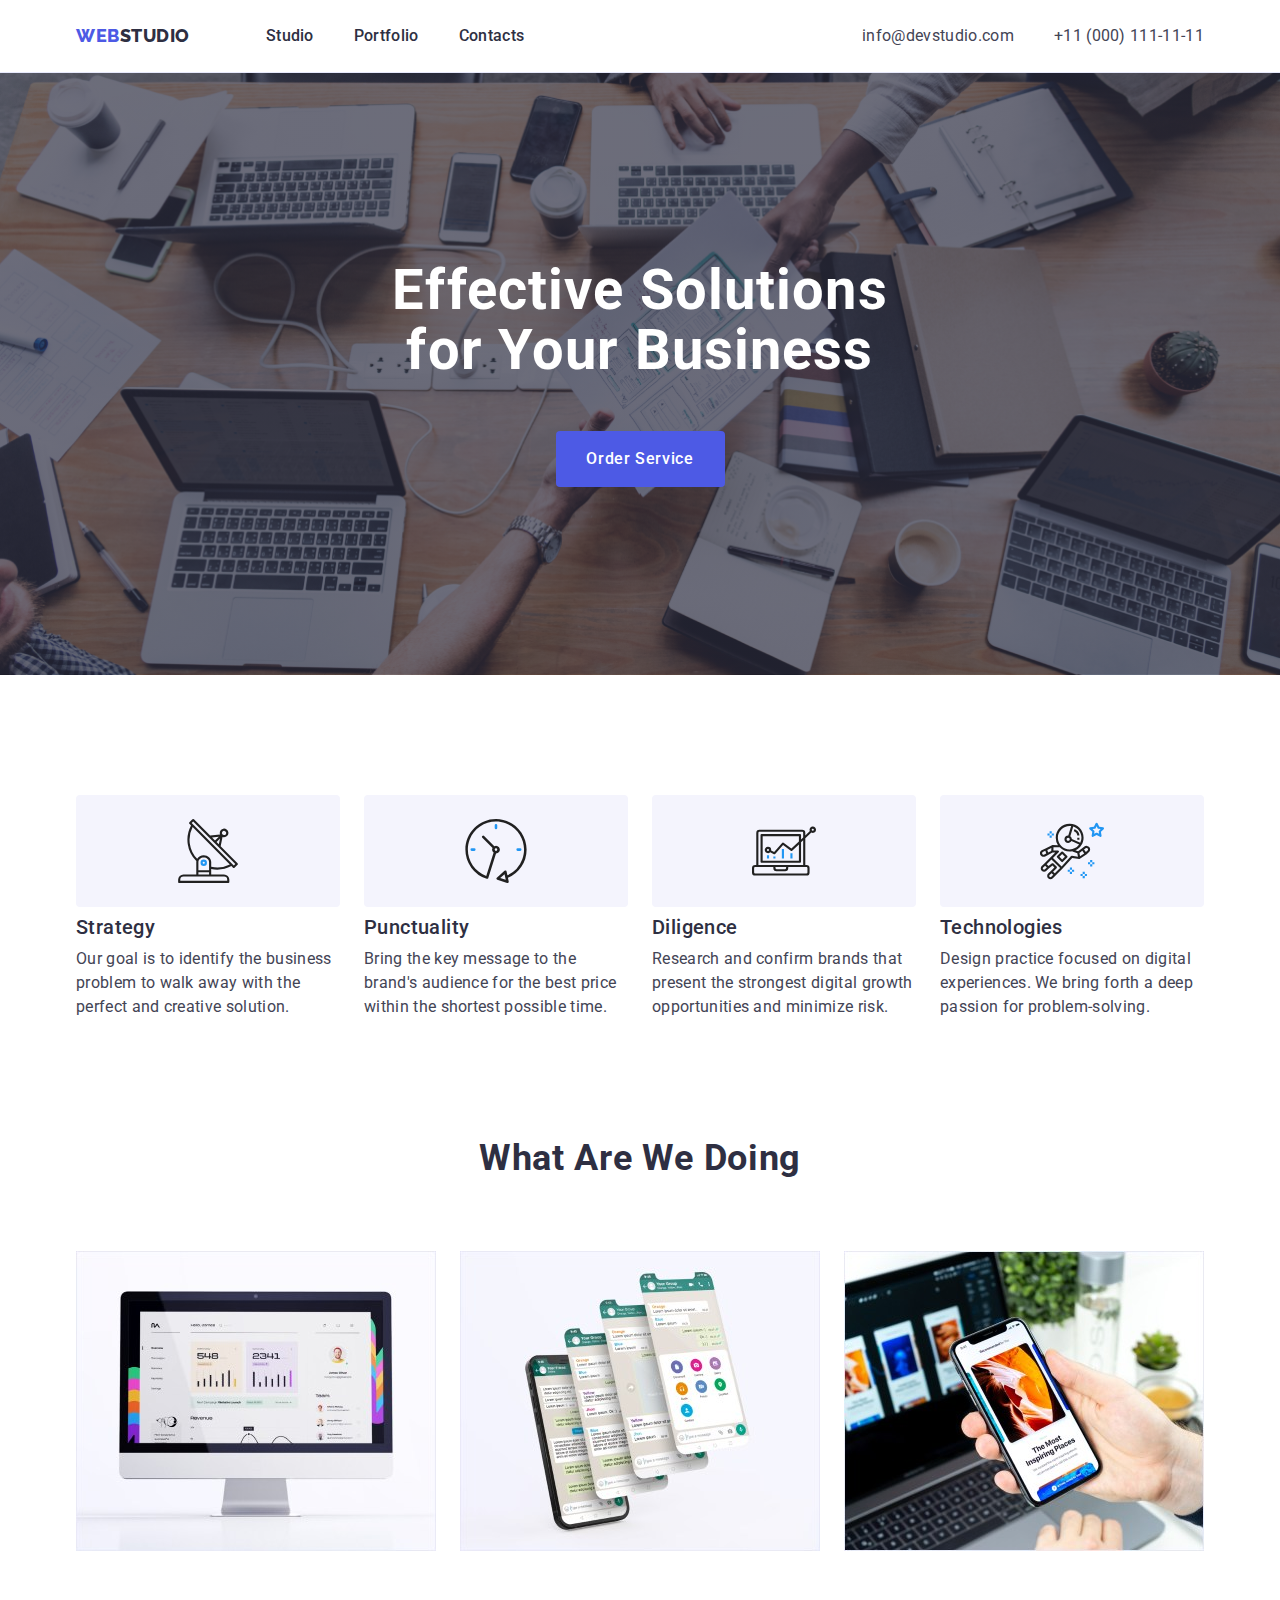
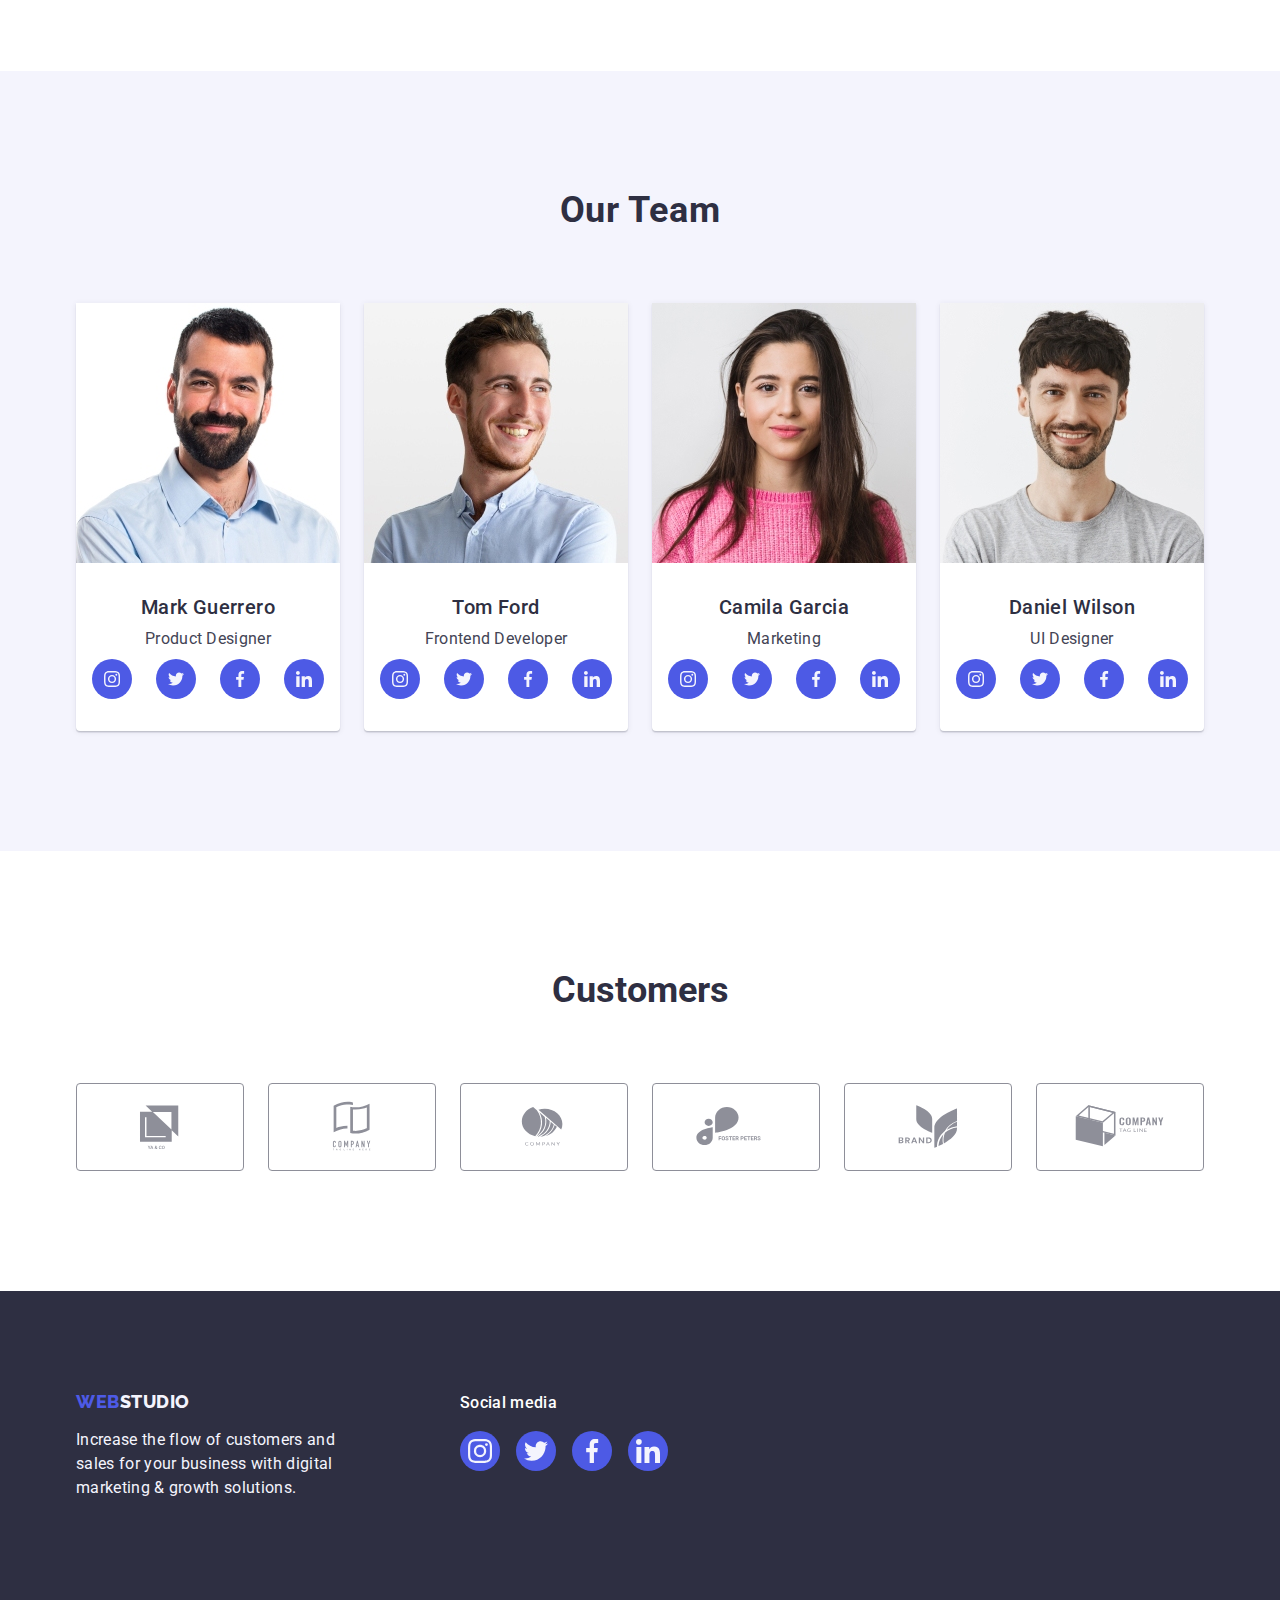
<file: index.html>
<!DOCTYPE html>
<html lang="en">
<head>
    <meta charset="UTF-8">
    <meta http-equiv="X-UA-Compatible" content="IE=edge">
    <meta name="viewport" content="width=device-width, initial-scale=1.0">
    <title>Webstudio</title>
<link rel="preconnect" href="https://fonts.googleapis.com">
<link rel="preconnect" href="https://fonts.gstatic.com" crossorigin>
<link href="https://fonts.googleapis.com/css2?family=Raleway:wght@800&family=Roboto:wght@400;500;700;900&display=swap"
    rel="stylesheet">
<link rel="stylesheet" href="https://cdnjs.cloudflare.com/ajax/libs/modern-normalize/2.0.0/modern-normalize.min.css">
<link rel="stylesheet" href="./css/style.css">
</head>
<body>
<header class="header">
    <div class="container header-container">
    <nav class="page-nav">
        <a class="primary-logotype link" href="./index.html">Web<span class="secondary-logotype">Studio</span></a>
        <ul class="menu list">
            <li class="link"><a class="link header-menu-link" href="./index.html">Studio</a></li>
            <li class="link"><a class="link header-menu-link" href="./portfolio.html">Portfolio</a></li>
            <li class="link"><a class="link header-menu-link" href="">Contacts</a></li>
        </ul>
    </nav>
    <address class="contact-header">
        <ul class="address list">
            <li class="list"><a class="link mail-link" href="mailto:info@devstudio.com">info@devstudio.com</a></li>
            <li class="list"><a class="link mail-link" href="tel:+110001111111">+11 (000) 111-11-11</a></li>
        </ul>
    </address>
    </div>
</header>
<main>
<section class="hero">
<div class="container hero-container">
<h1 class="banner">Effective Solutions <br> for Your Business</h1>
<button type="button" class="button-main">Order Service</button>
</div>
</section>
<section class="hidden-advantages">
    <div class="container">
<h2 class="visually-hidden">Our advantages</h2>
<ul class="list container-advantages">
<li class="first-element-advantages">
    <div class="picture"> <svg width="64" height="64">
            <use href="./images/icons.svg#icon-antenna-1"></use>
        </svg></div>
<h3 class="advantage">Strategy</h3>
<p class="advantage-item">
Our goal is to identify the business problem
to walk away with the perfect and creative solution.
</p>
</li>
<li class="first-element-advantages">
    <div class="picture"> <svg width="64" height="64">
            <use href="./images/icons.svg#icon-clock-1"></use>
        </svg></div>
<h3 class="advantage">Punctuality</h3>
<p class="advantage-item">
Bring the key message to the brand's audience for the best price 
within the shortest possible time.
</p>
</li>
<li class="first-element-advantages">
    <div class="picture"> <svg width="64" height="64">
            <use href="./images/icons.svg#icon-diagram-1"></use>
        </svg></div>
<h3 class="advantage">Diligence</h3>
<p class="advantage-item">
Research and confirm brands that present
the strongest digital growth opportunities and minimize risk.
</p>
</li>
<li class="first-element-advantages">
    <div class="picture"> <svg width="64" height="64">
            <use href="./images/icons.svg#icon-astronaut-1"></use>
        </svg></div>
<h3 class="advantage">Technologies</h3>
<p class="advantage-item">
Design practice focused on digital experiences.
We bring forth a deep passion for problem-solving.
</p>
</li>
</ul>
</div>
</section>
<section class="work">
<div class="container container-work">
<h2 class="work-title">What are we doing</h2>
<ul class="list doing">
<li class="doing-item">
<img src="./images/we_are_doing/computer.jpg" 
alt="computer`monitor" 
width="360"
height="300">
</li>
<li class="doing-item">
<img src="./images/we_are_doing/apps.jpg" 
alt="different design types of apps in phone" 
width="360"
height="300">
</li>
<li class="doing-item">
<img src="./images/we_are_doing/phone.jpg" 
alt="phone in hand with apps design" 
width="360"
height="300">
</li>
</ul>
</div>
</section>
<section class="team">
    <div class="our-team-container container">
<h2 class="team-list">Our Team</h2>
<ul class="list employee-cards">
<li class="team-card">
<img src="./images/team/guerrero.jpg" alt="Mark Guerrero photo" 
width="264">
<div class="team-information">
<h3 class="team-item">Mark Guerrero</h3>
<p class="team-position">Product Designer</p>
    <ul class="social-list">
        <li class="list"> <a class="social-link" href="#">
                <svg class="social-icon" width="16" height="16">
                    <use href="./images/icons.svg#icon-instagram-2"></use>
                </svg></a></li>
        <li class="list"> <a class="social-link" href="#">
                <svg class="social-icon" width="16" height="16">
                    <use href="./images/icons.svg#icon-twitter-1"></use>
                </svg></a></li>
        <li class="list"> <a class="social-link" href="#">
                <svg class="social-icon" width="16" height="16">
                    <use href="./images/icons.svg#icon-facebook-1"></use>
                </svg></a></li>
        <li class="list"> <a class="social-link" href="#">
                <svg class="social-icon" width="16" height="16">
                    <use href="./images/icons.svg#icon-linkedin-1"></use>
                </svg></a></li>
    </ul>
</div>
</li>
<li class="team-card">
<img src="./images/team/ford.jpg" alt="Tom Ford photo" 
width="264">
<div class="team-information">
<h3 class="team-item">Tom Ford</h3>
<p class="team-position">Frontend Developer</p>
    <ul class="social-list">
        <li class="list"> <a class="social-link" href="#">
                <svg class="social-icon" width="16" height="16">
                    <use href="./images/icons.svg#icon-instagram-2"></use>
                </svg></a></li>
        <li class="list"> <a class="social-link" href="#">
                <svg class="social-icon" width="16" height="16">
                    <use href="./images/icons.svg#icon-twitter-1"></use>
                </svg></a></li>
        <li class="list"> <a class="social-link" href="#">
                <svg class="social-icon" width="16" height="16">
                    <use href="./images/icons.svg#icon-facebook-1"></use>
                </svg></a></li>
        <li class="list"> <a class="social-link" href="#">
                <svg class="social-icon" width="16" height="16">
                    <use href="./images/icons.svg#icon-linkedin-1"></use>
                </svg></a></li>
    </ul>
</div>
</li>
<li class="team-card">
<img src="./images/team/garsia.jpg" alt="Camila Garcia photo" 
width="264">
<div class="team-information">
<h3 class="team-item">Camila Garcia</h3>
<p class="team-position">Marketing</p>
    <ul class="social-list">
        <li class="list"> <a class="social-link" href="#">
                <svg class="social-icon" width="16" height="16">
                    <use href="./images/icons.svg#icon-instagram-2"></use>
                </svg></a></li>
        <li class="list"> <a class="social-link" href="#">
                <svg class="social-icon" width="16" height="16">
                    <use href="./images/icons.svg#icon-twitter-1"></use>
                </svg></a></li>
        <li class="list"> <a class="social-link" href="#">
                <svg class="social-icon" width="16" height="16">
                    <use href="./images/icons.svg#icon-facebook-1"></use>
                </svg></a></li>
        <li class="list"> <a class="social-link" href="#">
                <svg class="social-icon" width="16" height="16">
                    <use href="./images/icons.svg#icon-linkedin-1"></use>
                </svg></a></li>
    </ul>
</div>
</li>
<li class="team-card">
<img src="./images/team/wilson.jpg" alt="Daniel Wilson photo" 
width="264">
<div class="team-information">
<h3 class="team-item">Daniel Wilson</h3>
<p class="team-position">UI Designer</p>
    <ul class="social-list">
        <li class="list"> <a class="social-link" href="#">
                <svg class="social-icon" width="16" height="16">
                    <use href="./images/icons.svg#icon-instagram-2"></use>
                </svg></a></li>
        <li class="list"> <a class="social-link" href="#">
                <svg class="social-icon" width="16" height="16">
                    <use href="./images/icons.svg#icon-twitter-1"></use>
                </svg></a></li>
        <li class="list"> <a class="social-link" href="#">
                <svg class="social-icon" width="16" height="16">
                    <use href="./images/icons.svg#icon-facebook-1"></use>
                </svg></a></li>
        <li class="list"> <a class="social-link" href="#">
                <svg class="social-icon" width="16" height="16">
                    <use href="./images/icons.svg#icon-linkedin-1"></use>
                </svg></a></li>
    </ul>
</div>
</li>  
</ul>
</div>
</section>
<section class="customers">
    <div class="container">
        <h2 class="customers-menu">Customers</h2>
        <ul class="list customers-list">
            <li class="customer-item"> <a class="customer-link" href="#"> <svg class="customer-icon" width="104"
                        height="56">
                        <use href="./images/icons.svg#icon-yaico"></use>
                    </svg></a></li>
            <li class="customer-item"> <a href="#" class="customer-link"> <svg class="customer-icon" width="104"
                        height="56">
                        <use href="./images/icons.svg#icon-company"></use>
                    </svg></a></li>
            <li class="customer-item"> <a href="#" class="customer-link"> <svg class="customer-icon" width="104"
                        height="56">
                        <use href="./images/icons.svg#icon-company2"></use>
                    </svg></a></li>
            <li class="customer-item"> <a href="#" class="customer-link"> <svg class="customer-icon" width="104"
                        height="56">
                        <use href="./images/icons.svg#icon-foster-peters"></use>
                    </svg></a></li>
            <li class="customer-item"> <a href="#" class="customer-link"> <svg class="customer-icon" width="104"
                        height="56">
                        <use href="./images/icons.svg#icon-brand"></use>
                    </svg></a></li>
            <li class="customer-item"> <a href="#" class="customer-link"> <svg class="customer-icon" width="104"
                        height="56">
                        <use href="./images/icons.svg#icon-tag-line"></use>
                    </svg></a></li>
        </ul>
    </div>
    </section>
</main>
<footer class="footer">
    <div class="container footer-container">
        <div class="note">
<a  class="primary-logotype-footer link" href="./index.html">Web<span class="secondary-footer-logotype">Studio</span></a>
<p class="footer-remark">Increase the flow of customers and sales 
for your business with digital marketing & growth solutions.</p>
</div>
<div class="social">
    <p class="social-media">Social media</p>
    <ul class="social-list-footer">
        <li class="list"> <a class="social-link-footer" href="#">
                <svg class="social-icon-footer" width="24" height="24">
                    <use href="./images/icons.svg#icon-instagram-2"></use>
                </svg></a></li>
        <li class="list"> <a class="social-link-footer" href="#">
                <svg class="social-icon-footer" width="24" height="24">
                    <use href="./images/icons.svg#icon-twitter-1"></use>
                </svg></a></li>
        <li class="list"> <a class="social-link-footer" href="#">
                <svg class="social-icon-footer" width="24" height="24">
                    <use href="./images/icons.svg#icon-facebook-1"></use>
                </svg></a></li>
        <li class="list"> <a class="social-link-footer" href="#">
                <svg class="social-icon-footer" width="24" height="24">
                    <use href="./images/icons.svg#icon-linkedin-1"></use>
                </svg></a></li>
    </ul>
</div>
</div>
</footer>
</body>
</html>
</file>
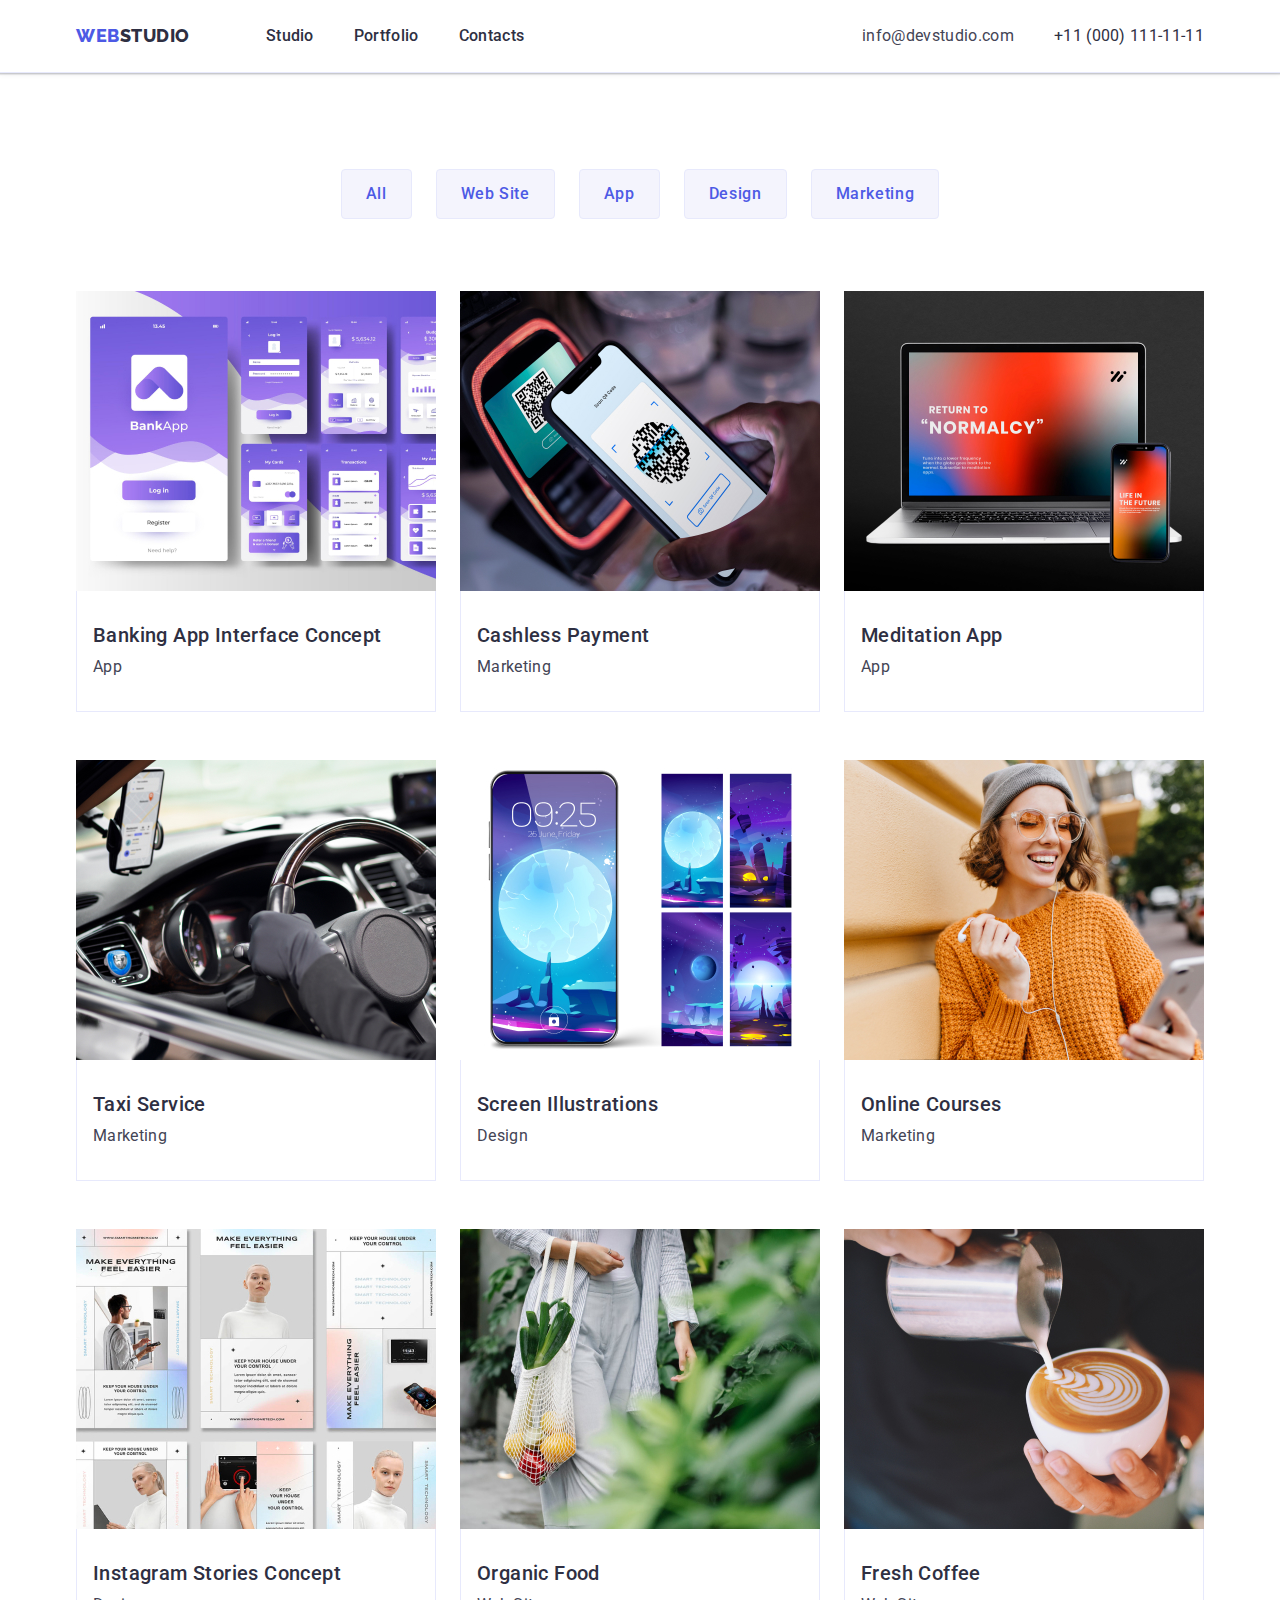
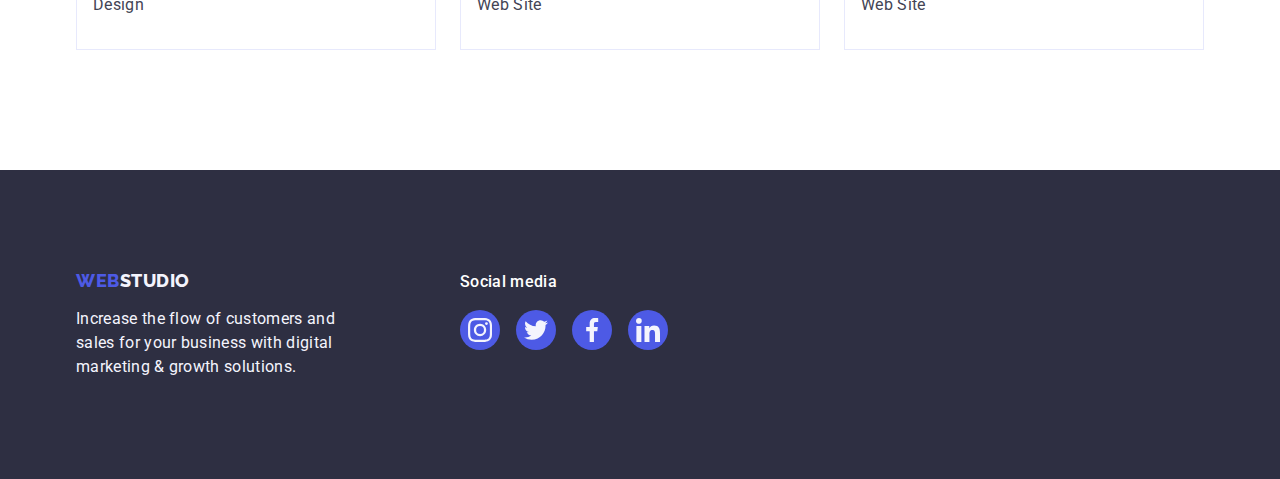
<file: portfolio.html>
<!DOCTYPE html>
<html lang="en">
<head>
    <meta charset="UTF-8">
    <meta http-equiv="X-UA-Compatible" content="IE=edge">
    <meta name="viewport" content="width=device-width, initial-scale=1.0">
    <title>WebStudio</title>
    <link rel="preconnect" href="https://fonts.googleapis.com">
    <link rel="preconnect" href="https://fonts.gstatic.com" crossorigin>
    <link href="https://fonts.googleapis.com/css2?family=Raleway:wght@800&family=Roboto:wght@400;500;700;900&display=swap"
        rel="stylesheet">
    <link rel="stylesheet" href="https://cdnjs.cloudflare.com/ajax/libs/modern-normalize/2.0.0/modern-normalize.min.css">
    <link rel="stylesheet" href="./css/style.css">
</head>
<body>
<header class="header">
    <div class="container header-container">
    <nav class="page-nav">
        <a class="primary-logotype link" href="./index.html">Web<span class="secondary-logotype">Studio</span></a>
        <ul class="menu list">
            <li class="link"><a class="link header-menu-link" href="./index.html">Studio</a></li>
            <li class="link"><a class="link header-menu-link" href="./portfolio.html">Portfolio</a></li>
            <li class="link"><a class="link header-menu-link" href="">Contacts</a></li>
        </ul>
    </nav>
    <address class="contact-header">
    <ul class="address list">
        <li class="list"><a class="link mail-link" href="mailto:info@devstudio.com">info@devstudio.com</a></li>
        <li class="list"><a class="link tel-link" href="tel:+110001111111">+11 (000) 111-11-11</a></li>
    </ul>
    </address>
    </div>
</header>
<main>
    <section class="work-menu">
        <div class="container">
        <h1 class="visually-hidden">Our works</h1>
        <ul class="list button-list">
            <li><button type="button" class="button-filter">All</button></li>
            <li><button type="button" class="button-filter">Web Site</button></li>
            <li><button type="button" class="button-filter">App</button></li>
            <li><button type="button" class="button-filter">Design</button></li>
            <li><button type="button" class="button-filter">Marketing</button></li>
        </ul>
        <ul class="list images-list">
            <li class="first-images-item"> <a class="link image-list-link" href=""><img src="./images/our_works/app.jpg" alt="banking app interface concept" width="360"> <div class="container-illustrations"><h2 class="illustration-header">Banking App Interface Concept</h2><p class="illustration-header-item">App</p> </div></a></li>
            <li class="first-images-item"> <a class="link image-list-link" href=""><img src="./images/our_works/pay_process.jpg" alt="payment phone process" width="360"> <div class="container-illustrations"><h2 class="illustration-header">Cashless Payment</h2><p class="illustration-header-item">Marketing</p> </div></a></li>
            <li class="first-images-item"> <a class="link image-list-link" href=""><img src="./images/our_works/meditation.jpg" alt="meditation app on phone and computer" width="360"> <div class="container-illustrations"><h2 class="illustration-header">Meditation App</h2><p class="illustration-header-item">App</p> </div></a></li>
            <li class="first-images-item"> <a class="link image-list-link" href=""><img src="./images/our_works/taxi.jpg" alt="taxi car inside" width="360"> <div class="container-illustrations"><h2 class="illustration-header">Taxi Service</h2><p class="illustration-header-item">Marketing</p> </div></a></li>
            <li class="first-images-item"> <a class="link image-list-link" href=""><img src="./images/our_works/screens.jpg" alt="screens on phone" width="360"> <div class="container-illustrations"><h2 class="illustration-header">Screen Illustrations</h2><p class="illustration-header-item">Design</p> </div></a></li>
            <li class="first-images-item"> <a class="link image-list-link" href=""><img src="./images/our_works/girl.jpg" alt="girl looks at the phone" width="360"> <div class="container-illustrations"><h2 class="illustration-header">Online Courses</h2><p class="illustration-header-item">Marketing</p> </div></a></li>
            <li class="first-images-item"> <a class="link image-list-link" href=""><img src="./images/our_works/insta.jpg" alt="instagram stories content" width="360"> <div class="container-illustrations"><h2 class="illustration-header">Instagram Stories Concept</h2><p class="illustration-header-item">Design</p> </div></a></li>
            <li class="first-images-item"> <a class="link image-list-link" href=""><img src="./images/our_works/vegan_food.jpg" alt="vegan food in bag" width="360"> <div class="container-illustrations"><h2 class="illustration-header">Organic Food</h2><p class="illustration-header-item">Web Site</p> </div></a></li>
            <li class="first-images-item"> <a class="link image-list-link" href=""><img src="./images/our_works/coffee_cap.jpg" alt="coffee making process" width="360"> <div class="container-illustrations"><h2 class="illustration-header">Fresh Coffee</h2><p class="illustration-header-item">Web Site</p> </div></a></li>
        </ul>
        </div>
    </section>   
</main>
<footer class="footer">
    <div class="container footer-container">
        <div class="note">
            <a class="primary-logotype-footer link" href="./index.html">Web<span
                    class="secondary-footer-logotype">Studio</span></a>
            <p class="footer-remark">Increase the flow of customers and sales
                for your business with digital marketing & growth solutions.</p>
        </div>
        <div class="social">
            <p class="social-media">Social media</p>
            <ul class="social-list-footer">
                <li class="list"> <a class="social-link-footer" href="#">
                        <svg class="social-icon-footer" width="24" height="24">
                            <use href="./images/icons.svg#icon-instagram-2"></use>
                        </svg></a></li>
                <li class="list"> <a class="social-link-footer" href="#">
                        <svg class="social-icon-footer" width="24" height="24">
                            <use href="./images/icons.svg#icon-twitter-1"></use>
                        </svg></a></li>
                <li class="list"> <a class="social-link-footer" href="#">
                        <svg class="social-icon-footer" width="24" height="24">
                            <use href="./images/icons.svg#icon-facebook-1"></use>
                        </svg></a></li>
                <li class="list"> <a class="social-link-footer" href="#">
                        <svg class="social-icon-footer" width="24" height="24">
                            <use href="./images/icons.svg#icon-linkedin-1"></use>
                        </svg></a></li>
            </ul>
        </div>
    </div>
</footer>
</body>
</html>
</file>
<file: css/style.css>
:root {
  --main-font-family: 'Roboto', sans-serif;
  --secondary-font-family: 'Raleway', sans-serif;
  --primary-brand: #4d5ae5;
  --focus-color: #404bbf;
  --primary-text-color: #2e2f42;
  --accent-green: #31d0aa;
  --shadow-color: #434455;
  --dark-shadow-color: #8e8f99;
  --frame-color: #e7e9fc;
  --team-background: #f4f4fd;
  --classic-white: #ffffff;
}

.list {
  list-style: none;
}

.link {
  text-decoration: none;
  color: var(--primary-text-color);
}

img {
  display: block;
}

h1,
h2,
h3,
h4,
p {
  margin-top: 0;
  margin-bottom: 0;
}

ul,
ol {
  margin-top: 0;
  margin-bottom: 0;
  padding-left: 0;
}

body {
  font-family: var(--main-font-family);
  color: var(--shadow-color);
  background-color: var(--classic-white);
}

button {
  font-family: inherit;
  cursor: pointer;
}

.container {
  width: 1158px;
  margin-left: auto;
  margin-right: auto;
  padding-left: 15px;
  padding-right: 15px;
}
/* ================= HEADER ================= */
.header {
  font-weight: 500;
  font-size: 14px;
  line-height: 1.1428;
  letter-spacing: 0.02em;
  border-bottom: 1px solid var(--frame-color);
  box-shadow: 0px 2px 1px rgba(46, 47, 66, 0.08), 0px 1px 1px rgba(46, 47, 66, 0.16),
    0px 1px 6px rgba(46, 47, 66, 0.08);
}
.header-container {
  display: flex;
  align-items: center;
  justify-content: space-between;
  margin-bottom: 0;
}

.page-nav {
  display: flex;
  align-items: center;
}

.primary-logotype {
  font-family: var(--secondary-font-family);
  font-size: 18px;
  font-weight: 800;
  color: var(--primary-brand);
  line-height: 1.17;
  letter-spacing: 0.03em;
  text-transform: uppercase;
  margin-right: 76px;
}
.secondary-logotype {
  font-family: var(--secondary-font-family);
  font-size: 18px;
  font-weight: 800;
  color: var(--primary-text-color);
  line-height: 1.17;
  letter-spacing: 0.03em;
  text-transform: uppercase;
}
.menu {
  font-family: var(--main-font-family);
  font-style: normal;
  font-weight: 500;
  font-size: 16px;
  line-height: 1.5;
  letter-spacing: 0.02em;
  color: var(--primary-text-color);
  display: flex;
  gap: 40px;
  padding-top: 24px;
  padding-bottom: 24px;
}
.header-menu-link:hover,
.header-menu-link:focus {
  color: var(--focus-color);
}


.header-menu-link {
  padding-top: 24px;
  padding-bottom: 24px;
}

.contact-header {
  font-style: normal;
}

.address {
  font-family: var(--main-font-family);
  font-style: normal;
  font-weight: 400;
  font-size: 16px;
  line-height: 1.5;
  letter-spacing: 0.02em;
  color: var(--shadow-color);
  display: flex;
  gap: 40px;
}

.mail-link {
  color: var(--shadow-color);
  padding-top: 24px;
  padding-bottom: 24px;
}
.tel {
  color: var(--shadow-color);
  padding-top: 24px;
  padding-bottom: 24px;}

.mail-link:hover,
.mail-link:focus {
color: var(--focus-color);
}

/* ================= HERO ================= */
.hero {
  padding-top: 188px;
  padding-bottom: 188px;
  background-color: var(--primary-text-color);
  background-image: linear-gradient(rgba(46, 47, 66, 0.7), rgba(46, 47, 66, 0.7)),
    url(../images/hero/hero_background.jpg);
  background-repeat: no-repeat;
  background-position: center;
  background-size: cover;
  max-width: 1440px;
  margin-left: auto;
  margin-right: auto;
}

.container .hero-container {
  display: flex;
  align-items: center;
}

.banner {
  font-family: var(--main-font-family);
  font-weight: 700;
  font-size: 56px;
  text-align: center;
  line-height: 1.07;
  letter-spacing: 0.02em;
  color: var(--classic-white);

  max-width: 496px;
  margin-left: auto;
  margin-right: auto;
}

.button-main {
  font-family: var(--main-font-family);
  font-style: normal;
  font-weight: 500;
  font-size: 16px;
  line-height: 1.5;
  letter-spacing: 0.04em;
  color: var(--classic-white);
  background-color: var(--primary-brand);
  display: block;
  min-width: 169px;
  height: 56px;
  border: none;
  border-radius: 4px;
  margin-top: 50px;
  margin-left: auto;
  margin-right: auto;
}

.button-main:hover,
.button-main:focus {
  background-color: var(--focus-color);
}

/* ================= ADVANTAGES ================= */
.hidden-advantages {
  padding-top: 120px;
  padding-bottom: 120px;
}
.picture {
  display: flex;
  align-items: center;
  justify-content: center;
  height: 112px;
  background-color: #f4f4fd;
  border-radius: 4px;
  margin-bottom: 8px;
}
.visually-hidden {
  position: absolute;
  width: 1px;
  height: 1px;
  margin: -1px;
  border: 0;
  padding: 0;
  white-space: nowrap;
  clip-path: inset(100%);
  clip: rect(0 0 0 0);
  overflow: hidden;
}
.container-advantages {
  display: flex;
  justify-content: space-between;
  gap: 24px;
}
.advantage {
  font-weight: 500;
  font-size: 20px;
  line-height: 1.2;
  letter-spacing: 0.02em;
  color: var(--primary-text-color);
  margin-bottom: 8px;
}
.first-element-advantages {
  width: calc((100% - 72px) / 4);
}

.advantage-item {
  font-size: 16px;
  line-height: 1.5;
  letter-spacing: 0.02em;
  color: var(--shadow-color);
}
/* ================= WORK ================= */
.work {
  padding-bottom: 120px;
}

.work-title {
  font-family: 'Roboto';
  font-weight: 700;
  font-size: 36px;
  text-align: center;
  line-height: 1.11;
  letter-spacing: 0.02em;
  text-transform: capitalize;
  color: var(--primary-text-color);
  margin-bottom: 72px;
}
.doing {
  display: flex;
  gap: 24px;
}

.doing-item {
  width: calc((100% - 48px) / 3);
}
/* ================= TEAM ================= */
.team {
  background-color: var(--team-background);
  padding-top: 120px;
  padding-bottom: 120px;
}

.employee-cards {
  display: flex;
  gap: 24px;
}
.team-information {
  padding-top: 32px;
  padding-bottom: 32px;
  padding-left: 16px;
  padding-right: 16px;
}
.team-list {
  font-weight: 700;
  font-size: 36px;
  line-height: 1.11;
  text-align: center;
  text-transform: capitalize;
  letter-spacing: 0.02em;
  color: var(--primary-text-color);
  background-color: var(--team-background);
  margin-bottom: 72px;
}
.team-card {
  background-color: var(--classic-white);
  border-radius: 0px 0px 4px 4px;
  box-shadow: 0px 1px 6px rgba(46, 47, 66, 0.08), 0px 1px 1px rgba(46, 47, 66, 0.16),
    0px 2px 1px rgba(46, 47, 66, 0.08);
}
.team-item {
  font-weight: 500;
  font-size: 20px;
  line-height: 1.2;
  letter-spacing: 0.02em;
  color: var(--primary-text-color);
  text-align: center;
  margin-bottom: 8px;
}
.team-position {
  font-size: 16px;
  line-height: 1.5;
  letter-spacing: 0.02em;
  color: var(--shadow-color);
  text-align: center;
}
.social-list {
  display: flex;
  justify-content: center;
  gap: 24px;
  margin-top: 8px;
}
.social-link {
  display: flex;
  background-color: var(--primary-brand);
  border-radius: 50%;
  align-items: center;
  justify-content: center;
  width: 40px;
  height: 40px;
}
.social-link:hover,
.social-link:focus {
  background-color: var(--focus-color);
}

.social-icon {
  fill: var(--team-background);
}
/* ================= CUSTOMERS ================= */
.customers {
  padding-top: 120px;
  padding-bottom: 120px;
  text-align: center;
}
.customers-menu {
  font-size: 36px;
  line-height: 1.11;
  color: var(--primary-text-color);
  margin-bottom: 72px;
}
.customers-list {
  display: flex;
  gap: 24px;
}
.customer-item {
  width: calc((100% - 120px) / 6);
  height: 88px;
}
.customer-link {
  width: 100%;
  height: 100%;
  border: 1px solid var(--dark-shadow-color);
  border-radius: 4px;
  display: flex;
  align-items: center;
  justify-content: center;
  color: var(--dark-shadow-color);
}
.customer-link:hover,
.customer-link:focus {
  color: var(--focus-color);
  border-color: var(--focus-color);
}

.customer-icon {
  fill: currentColor;
}
/* ================= FOOTER ================= */
.footer {
  background-color: var(--primary-text-color);
  padding-top: 100px;
  padding-bottom: 100px;
}
.footer-container {
  display: flex;
  align-items: baseline;
}
.note {
  margin-right: 120px;
}

.primary-logotype-footer {
  display: inline-block;
  margin-bottom: 16px;
  font-family: var(--secondary-font-family);
  font-size: 18px;
  font-weight: 800;
  color: var(--primary-brand);
  line-height: 1.17;
  letter-spacing: 0.03em;
  text-transform: uppercase;
  margin-right: 76px;
}

.secondary-footer-logotype {
  font-family: var(--secondary-font-family);
  font-size: 18px;
  font-weight: 800;
  color: var(--team-background);
  line-height: 1.166;
  letter-spacing: 0.03em;
  text-transform: uppercase;
}
.footer-remark {
  font-size: 16px;
  line-height: 1.5;
  letter-spacing: 0.02em;
  color: var(--team-background);
  max-width: 264px;
}
.social-media {
  font-weight: 500;
  font-size: 16px;
  line-height: 1.5;
  letter-spacing: 0.02em;
  color: var(--classic-white);
  margin-bottom: 16px;
}
.social-list-footer {
  display: flex;
  gap: 16px;
  margin-top: 8px;
}
.social-link-footer {
  display: flex;
  background-color: var(--primary-brand);
  border-radius: 50%;
  align-items: center;
  justify-content: center;
  width: 40px;
  height: 40px;
}
.social-link-footer:hover,
.social-link-footer:focus {
  background-color: var(--accent-green);
}

.social-icon-footer {
  fill: var(--team-background);
}
/* ================= PORTFOLIO ================= */
.work-menu {
  padding-top: 96px;
  padding-bottom: 120px;
}

.button-list {
  display: flex;
  justify-content: center;
  gap: 24px;
  margin-bottom: 72px;
}

.button-filter {
  font-weight: 500;
  font-size: 16px;
  line-height: 1.5;
  text-align: center;
  letter-spacing: 0.04em;
  background-color: var(--team-background);
  border: 1px solid var(--frame-color);
  color: var(--primary-brand);
  padding-top: 12px;
  padding-bottom: 12px;
  padding-left: 24px;
  padding-right: 24px;
  border: 1px solid var(--frame-color);
  border-radius: 4px;
}

.button-filter:hover,
.button-filter:focus {
  color: var(--classic-white);
  background-color: var(--focus-color);
  border: 1px solid transparent;
  box-shadow: 0px 3px 1px rgba(0, 0, 0, 0.1), 0px 2px 1px rgba(0, 0, 0, 0.08),
    0px 2px 2px rgba(0, 0, 0, 0.12);
}

.images-list {
  display: flex;
  flex-wrap: wrap;
  column-gap: 24px;
  row-gap: 48px;
}

.first-images-item {
  width: calc((100% - 48px) / 3);
}

.image-list-link {
  display: block;
}
.image-list-link:hover,
.image-list-link:focus {
  box-shadow: 0px 1px 6px rgba(46, 47, 66, 0.08), 0px 1px 1px rgba(46, 47, 66, 0.16),
    0px 2px 1px rgba(46, 47, 66, 0.08);
}

.illustration-header {
  font-weight: 500;
  font-size: 20px;
  line-height: 1.2;
  letter-spacing: 0.02em;
  color: var(--primary-text-color);
  margin-bottom: 8px;
}

.illustration-header-item {
  font-size: 16px;
  line-height: 1.5;
  letter-spacing: 0.02em;
  color: var(--shadow-color);
}

.container-illustrations {
  padding: 32px 16px;
  border: 1px solid var(--frame-color);
  border-top: none;
}
</file>
